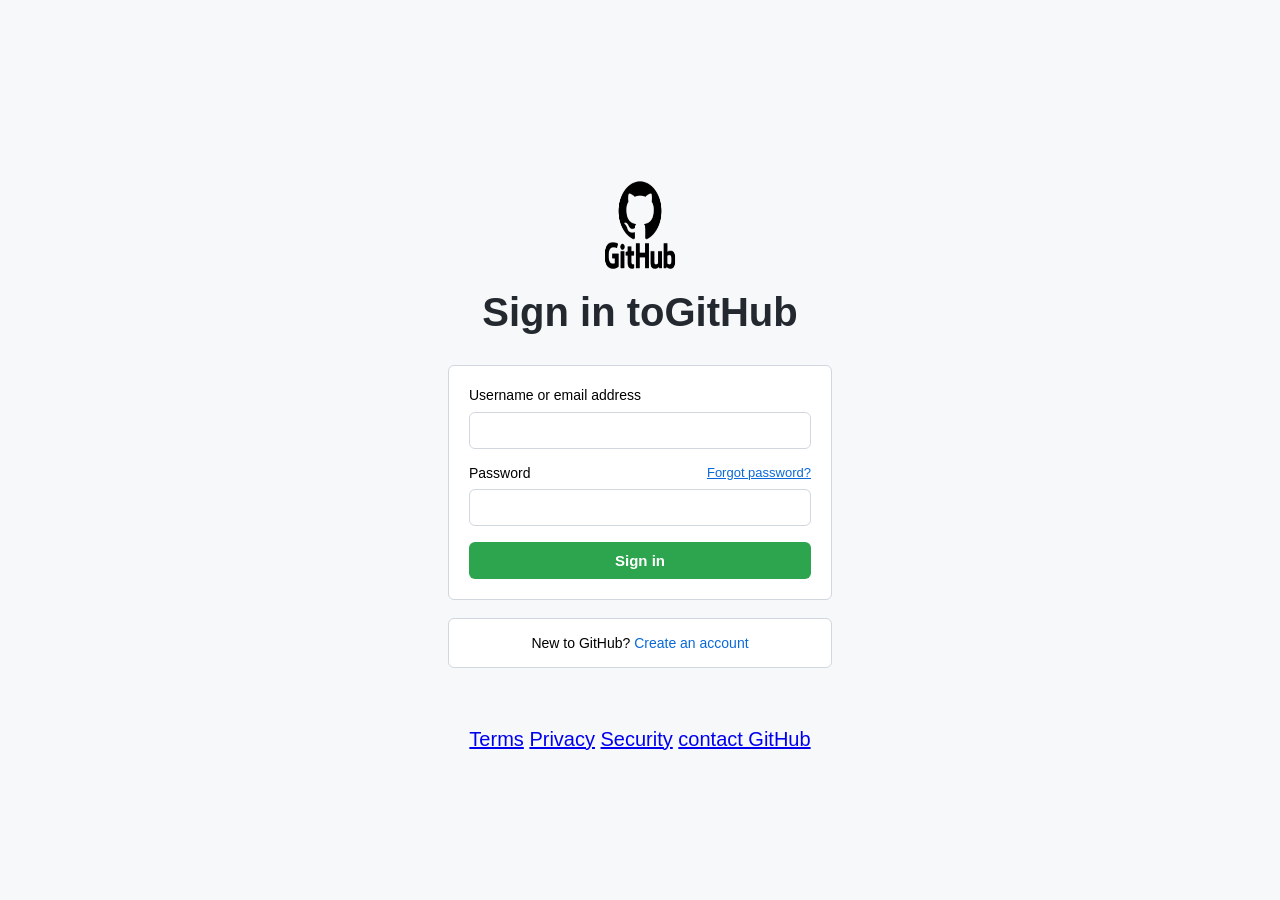
<file: index.html>
<!DOCTYPE html>
<html lang="en">
<head>
    <meta charset="UTF-8">
    <meta name="viewport" content="width=device-width, initial-scale=1.0">
    <title>GitHub Login Clone</title>
    <link rel="stylesheet" href="style.css">
</head>
<body>

<div class="container">
   <img src="./GitHub-Logo (1).png" alt="GitHub Logo" class="logo">

    <h1>Sign in toGitHub</h1>

    <div class="login-box">
        <label>Username or email address</label>
        <input type="text">

        <div class="password">
            <label>Password</label>
            <a href="#">Forgot password?</a>
        </div>

        <input type="password">

        <button>Sign in</button>
    </div>

    <div class="signup-box">
        New to GitHub?
        <a href="./create.html">Create an account</a>
    </div>
    <div class="end">
        <a href="#">Terms</a>
        <a href="#">   Privacy</a>
         <a href="#"  >Security</a>
         <a href="#">  contact GitHub</a>

</div>

</body>
</html>
</file>
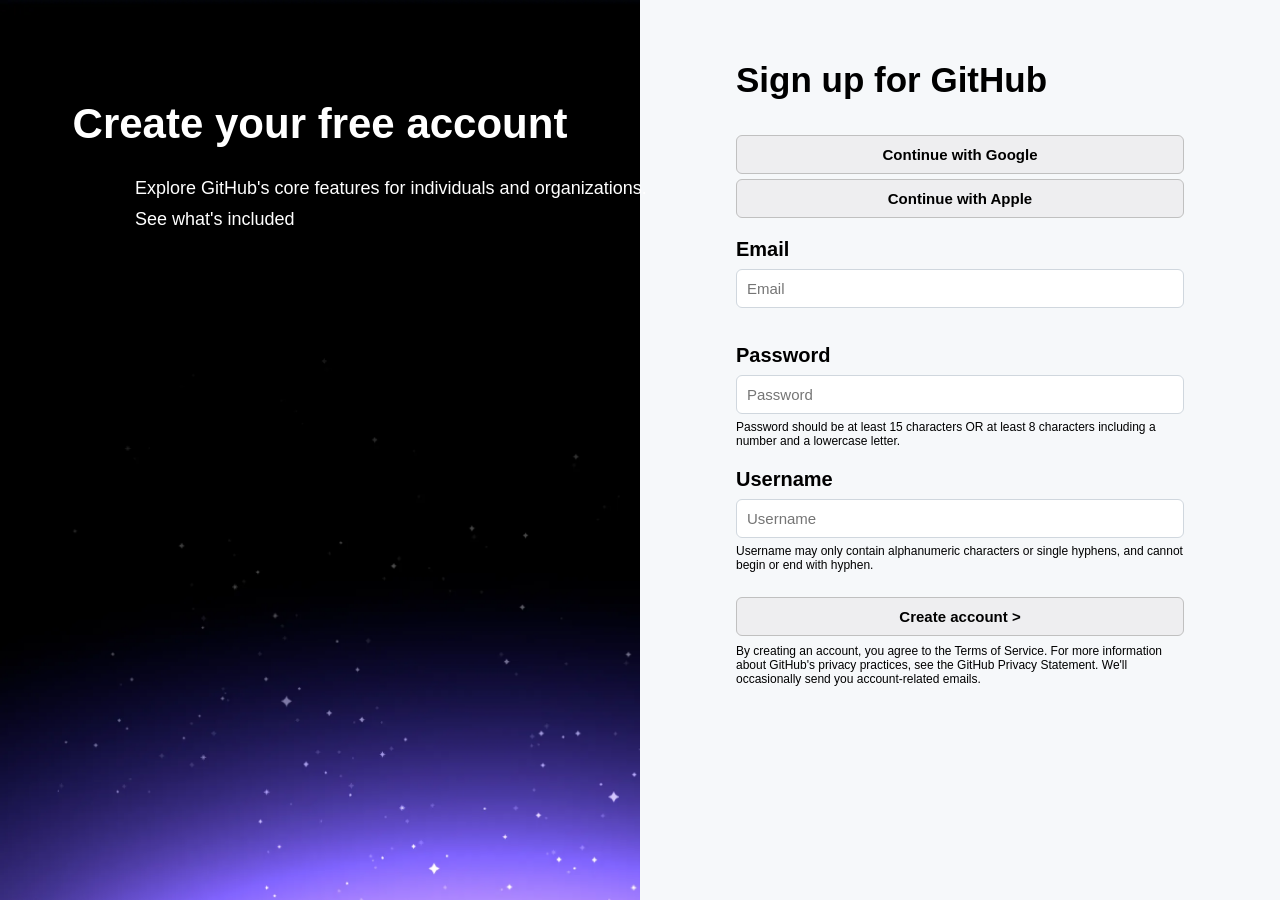
<file: create.html>
<!DOCTYPE html>
<html lang="en">

<head>
    <meta charset="UTF-8">
    <meta name="viewport" content="width=device-width, initial-scale=1.0">
    <title>Sign in for github</title>
    <link rel="stylesheet" href="./style.css">
    <link rel="stylesheet" href="./create.html">
</head>

<body>
    <div class="master">

        <div class="img-section">
            <h1>Create your free account</h1>
            <p>Explore GitHub's core features for individuals and organizations.</p>
            <p>See what's included</p>
        </div>


        <div class="text-section">

            <div class="info">
                <h3>Sign up for GitHub</h3>
                <button>Continue with Google</button>
                <button>Continue with Apple</button>
                <label>Email </label>
                <input type="email" placeholder="Email" required>


                <label>Password</label>
                <input type="password" placeholder="Password" required>
                <p>Password should be at least 15 characters OR at least 8 characters including a number and a lowercase letter. </p>

                <label>Username</label>
                <input type="text" placeholder="Username" required>
                <p>Username may only contain alphanumeric characters or single hyphens, and cannot begin or end with hyphen.</p>

                <!-- <label>Your Country/Region</label>
                <button>India</button>
                <p>For compliance reasons, we're required to collect country information to send you occasional updates and announcements.</p>

                <label for="email_opt_in">GitHub Copilot</label>
                <input type="checkbox" id="email_opt_in" name="user[email_opt_in]" />
                <label for="email_opt_in" class="checkbox-label">
                    Sign up for Copilot Free for coding assistance on the web, in the IDE, and in the
                    CLI. See terms
                </label>


                <label for="email_opt_in">Email preferences</label>

                <input type="checkbox" id="email_opt_in" name="user[email_opt_in]" />
                <label for="email_opt_in" class="checkbox-label">
                    I would like to receive occasional product updates and announcements.
                </label> -->

                <div class="footer">
                <button>Create account ></button>
                <p>By creating an account, you agree to the Terms of Service. For more information about GitHub's
                    privacy
                    practices, see the GitHub Privacy Statement. We'll occasionally send you account-related emails.
                </p>
                </div>
            </div>
        </div>
    </div>
</body>

</html>
</file>
<file: style.css>
*{
    margin:0;
    padding:0;
    box-sizing:border-box;
    font-family:Arial, Helvetica, sans-serif;
}

body{
    background:#f6f8fa;
    display:flex;
    justify-content:center;
    align-items:center;
    height:100vh;
}
img{
    width:100%;
    display:block;
    margin:30px auto 20px;
}

.container{
    width:30%;
    text-align:center;
}

.container img{
    width: 30%;
    height: 10vh;
}

h1{
    margin-bottom:30px;
    font-size:40px;
    color:#24292f;
}

.login-box{
    background:#fff;
    border:1px solid #d0d7de;
    border-radius:6px;
    padding:20px;
    text-align:left;
}

label{
    font-size:14px;
    font-weight:500;
}

input{
    width:100%;
    padding:10px;
    margin:8px 0 16px;
    border:1px solid #d0d7de;
    border-radius:6px;
    outline:none;
}

input:focus{
    border-color:#0969da;
    box-shadow:0 0 5px rgba(9,105,218,.3);
}

.password{
    display:flex;
    justify-content:space-between;
    align-items:center;
}

.password a{
    /* text-decoration:none; */
    color:#0969da;
    font-size:13px;
}

button{
    width:100%;
    padding:10px;
    background:#2da44e;
    color:white;
    border:none;
    border-radius:6px;
    cursor:pointer;
    font-size:15px;
    font-weight:bold;
}

button:hover{
    background:#218739;
}

.signup-box{
    margin-top:18px;
    background:#fff;
    border:1px solid #d0d7de;
    border-radius:6px;
    padding:16px;
    font-size:14px;
}

.signup-box a{
    text-decoration:none;
    color:#0969da;
}
.end{
    margin-top:60px;
    text-align:center;
    /* background:#cb1010; */
    font-size:20px;
    color:#57606a;
    justify-content:space-around;



}
.master{
height: 100vh;
width: 100%;
display: flex;
}

.img-section{
background-image: url(./bg.webp);
height: 100vh;
background-size: cover;
background-repeat: no-repeat;
width: 50%;
color: white
}
.img-section h1{
    color: white;
    display: flex;
    width: 100%;
    margin-top: 100px;
    justify-content: center;
    align-items: center;
    /* background-color: aqua; */
    font-size: 42px;
}

.img-section p{
    display: flex;
    width: 100%;
    justify-content:start;
    margin-top: 10px;
    margin-left: 135px;
    align-items: center;
    /* background-color: aqua; */
    font-size: 18px;

}

.text-section{
    width: 50%;
    height: 100vh;
    /* background-color: #0969da; */
    display: flex;
    justify-content: center;
    align-items: center;
    flex-direction: column; 
  

}
.info{
    width: 70%; 
    height: 100vh;
    /* background-color: #0969da; */
    display: flex;
    flex-direction: column;
    /* justify-content: center; */
}
.info h3{
    font-size:35px;
    margin-top: 60px;
    margin-bottom: 30px;

}

.info label{
    /* background-color: #218739; */
    font-size: 20px;
    font-weight: bold;
    margin-top:20px;
}

.info input{
    padding: 10px;
    font-size: 15px;

}

.info button{
    margin-top: 5px;
    background-color: #eeeef0;
    border: solid silver 1px;
    color: black;
}

.info p{
    font-size: 12px;
    margin-top: -10px;
}

.footer{
    margin-top: 20px;
}

.footer p{
    margin-top: 8px;
}

.master button:hover{
    background-color: #2da44e;
}
</file>
